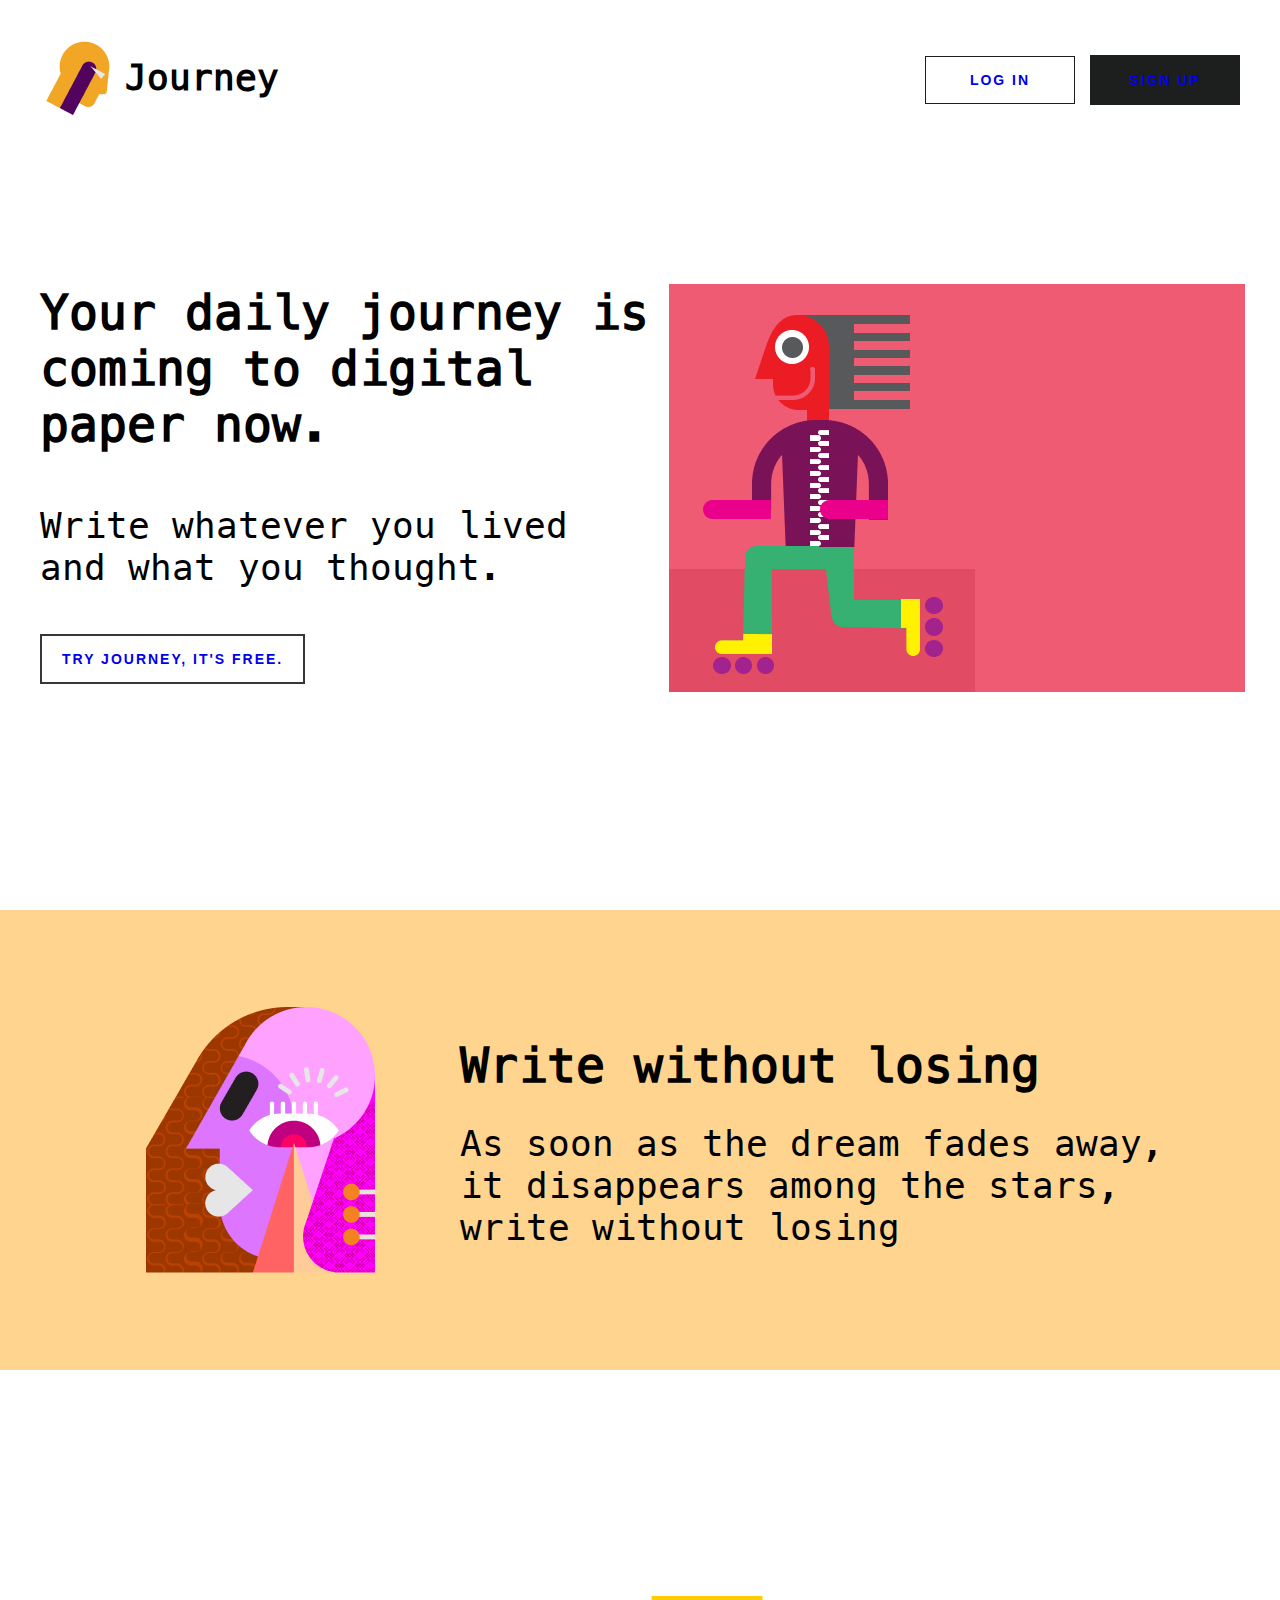
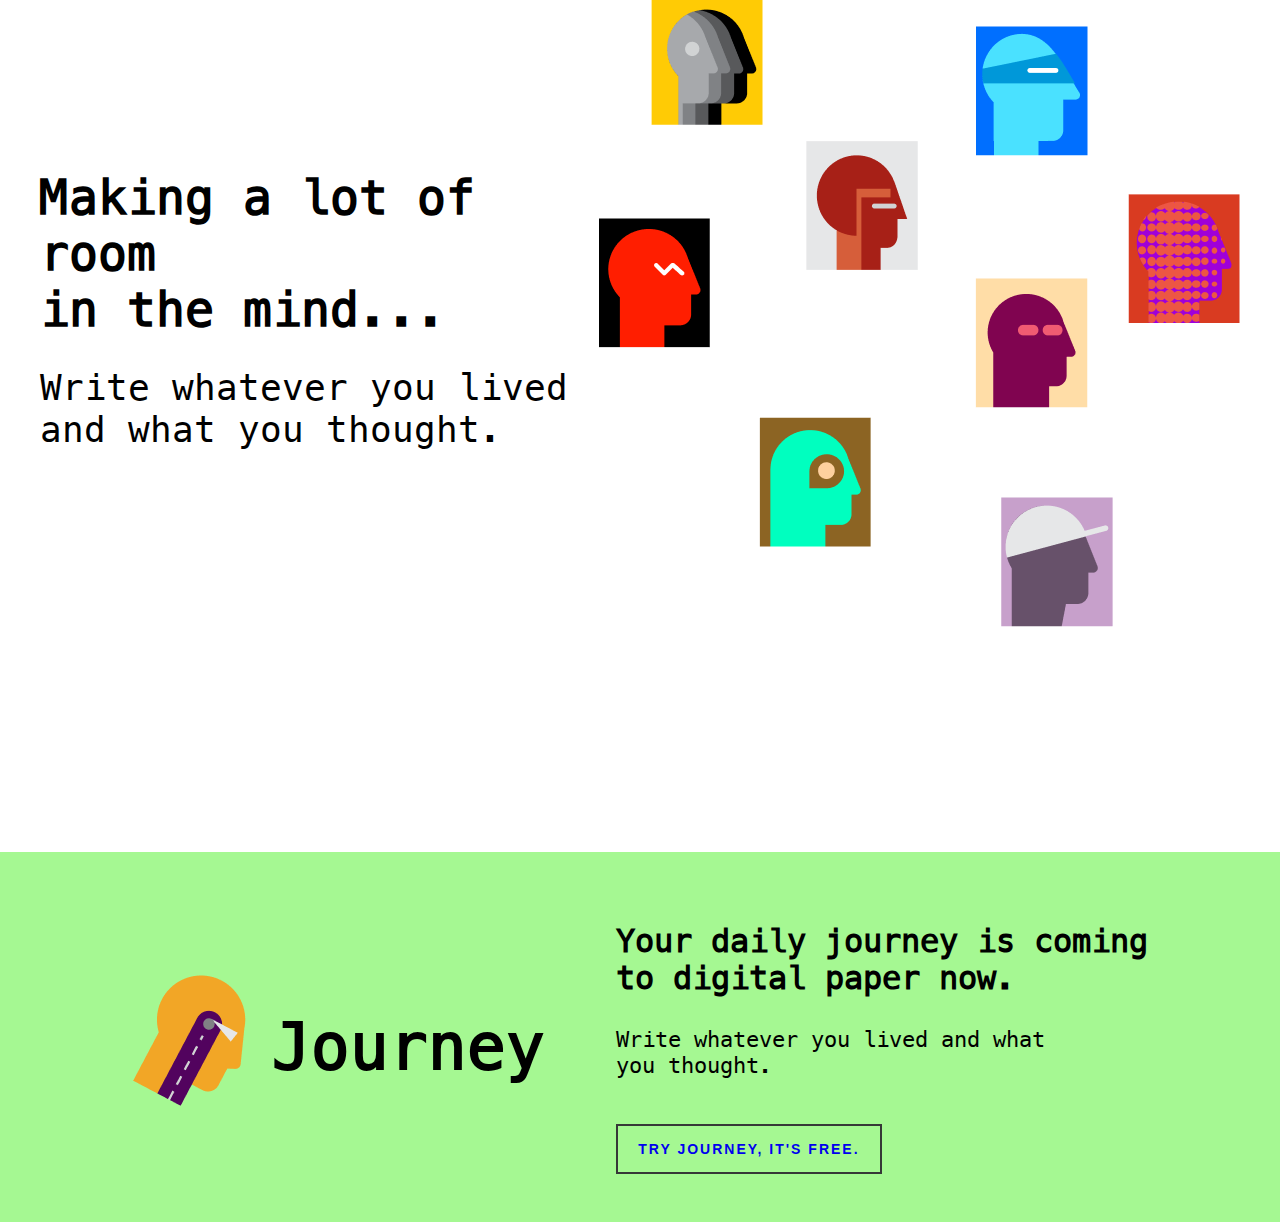
<file: joyrney/index.html>
<html>
    <head>
        <meta charset="utf-8">
        <meta name="viewport" content="width=1200">
        <title>JOURNEY</title>
        <!-- <link rel="icon" type="image/png" href=".//img/ico.png"> -->
        <link rel="stylesheet" href="style.css">
        <link rel="stylesheet" href="fonts.css">
    </head>
    <body>
        <div class="container">

            <div class="head">

                <div class="scroll-container">

                    <scroll-page id="page-1"></scroll-page>

                </div>

                <div class="head__items">

                    <!-- LOGO -->
                    <div class="items__logo">
                        <div class="logo__photo">
                            <img src="./img/logo.png" alt="logo">
                        </div>
                        <div class="logo__txt">
                            <span>Journey</span>
                        </div>
                    </div>

                    <!-- BUTTONS -->
                    <div class="items__buttons">
                            <div class="btn-holder">
                                <button class="btn btn-2 hover-slide-down">
                                <span><a href="./login/login.html">Log in</a></span>
                                </button>
                            </div>
                        <div class="btn-holder">
                            <button class="btn btn-1 hover-filled-slide-down">
                              <span><a href="./signup/signup.html">Sign up</a></span>
                            </button>
                        </div>
                    </div>
                    
                </div>
            </div>

            <div class="try">

                <div class="try__text">

                    <div class="title__try">


                        <span>Your daily journey is<br> coming to digital<br> paper now.</span>


                    </div>

                    <div class="span__try">

                        <span>Write whatever you lived<br> and what you thought.</span>

                    </div>

                    <div class="button__try">

                        <div class="btn-holder">
                            <button class="btn btn-5 hover-border-11">
                            <span><a href="./signup/signup.html">Try Journey, It's free.</a></span>
                            </button>
                        </div>

                    </div>

                </div>

                <div class="try__photo">
                    <img src="./img/try.png" alt="try">
                </div>

            </div>

        </div>

        <div class="second_block">

                <div class="blocK__photo">

                    <img src="./img/face.png" alt="face">

                </div>

                <div class="block__txt">

                    <div class="write">

                        <span>Write without losing</span>

                    </div>

                    <div class="soon">

                        <span>As soon as the dream fades away,<br> it disappears among the stars,<br> write without losing</span>

                    </div>

                </div>

            </div>

        <div class="container">

            <div class="third__block">

                <div class="third__txt">

                    <div class="making">

                        <span>Making a lot of room<br> in the mind...</span>

                    </div>

                    <div class="write__third">

                        <span>Write whatever you lived<br> and what you thought.</span>

                    </div>

                </div>

                <div class="third__photo">

                    <img src="./img/heads.png" alt="heads">

                </div>

            </div>

        </div>

        <div class="footer__block">

            <div class="logo__footer">

                <div class="logo__foot">
                    <img src="./img/logo2.png" alt="logo">
                </div>

                <div class="text__foot">
                    <span>Journey</span>
                </div>

            </div>

            <div class="text__footer">

                <div class="your__daily">

                    <span>Your daily journey is coming<br> to digital paper now.</span>
                    
                </div>

                <div class="write__whatever">

                    <span>Write whatever you lived and what<br> you thought.</span>

                </div>

                <div class="button__try">

                    <div class="btn-holder">
                        <button class="btn btn-6 hover-border-11">
                        <span><a href="#page-1">Try Journey, It's free.</a></span>
                        </button>
                    </div>

                </div>

            </div>

        </div>

    </body>
    <footer></footer>
</html>
</file>
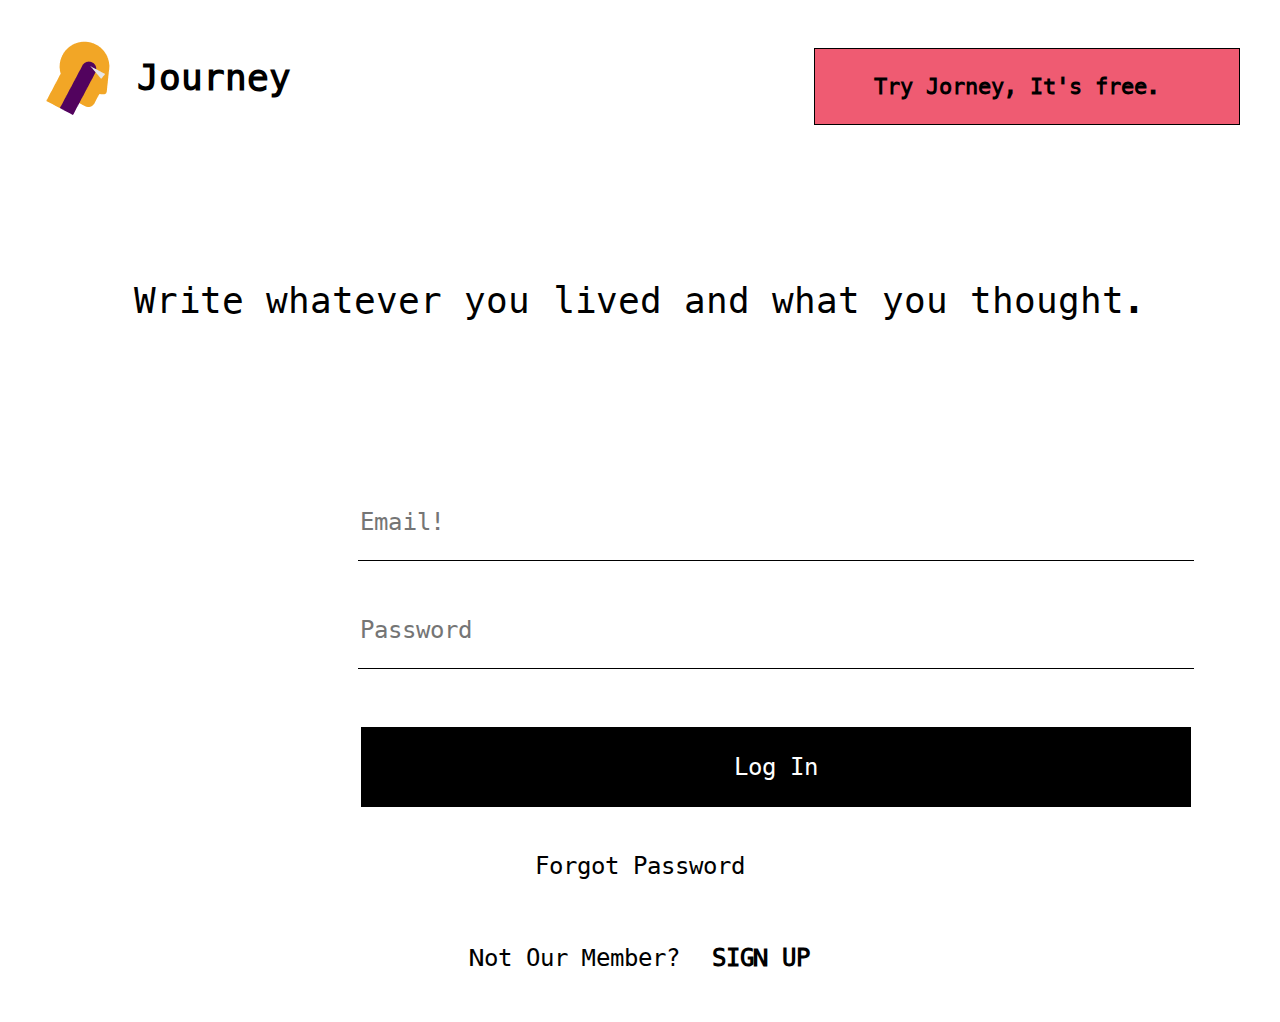
<file: joyrney/login/login.html>
<html>
    
    <head>
        <meta charset="utf-8">
        <meta name="viewport" content="width=1200">
        <title>AUTORAZATION</title>
        <!-- <link rel="icon" type="image/png" href=".//img/ico.png"> -->
        <link rel="stylesheet" href="login_style.css">
        <link rel="stylesheet" href="../fonts.css">
    </head>

    <body class="container">
        
        <div class="header">

            <div class="logo">

                <a class="logo" href="../index.html">

                    <div class="photo">

                        <img src="../img/auto.png" alt="logo">

                    </div>

                    <div class="journey">

                        <span>Journey</span>

                    </div>

                 </a>

            </div>

            <div class="try__button">

                <span class="try__txt"><a href="../signup/signup.html">Try Jorney, It's free.</a></span>

            </div>

        </div>

        <div class="write">

            <span>Write whatever you lived and what you thought.</span>

        </div>

        <div class="form">

            <form class="block__form">

                <input name="emailaddress" placeholder="Email!" class="textbox" required />

                <input name="password" placeholder="Password" class="textbox" type="password" required />

                <input name="submit" class="button" type="submit" value="Log In" />

            </form>

        </div>

        <div class="forgot">

            <span ><a href="">Forgot Password</a></span>

        </div>

        <div class="foot">

            <div class="member">

                <span>Not Our Member?</span>

            </div>

            <div class="sign">

                <span><a href="../signup/signup.html">SIGN UP</a></span>

            </div>

        </div>

    </body>

    <footer>
    </footer>

</html>
</file>
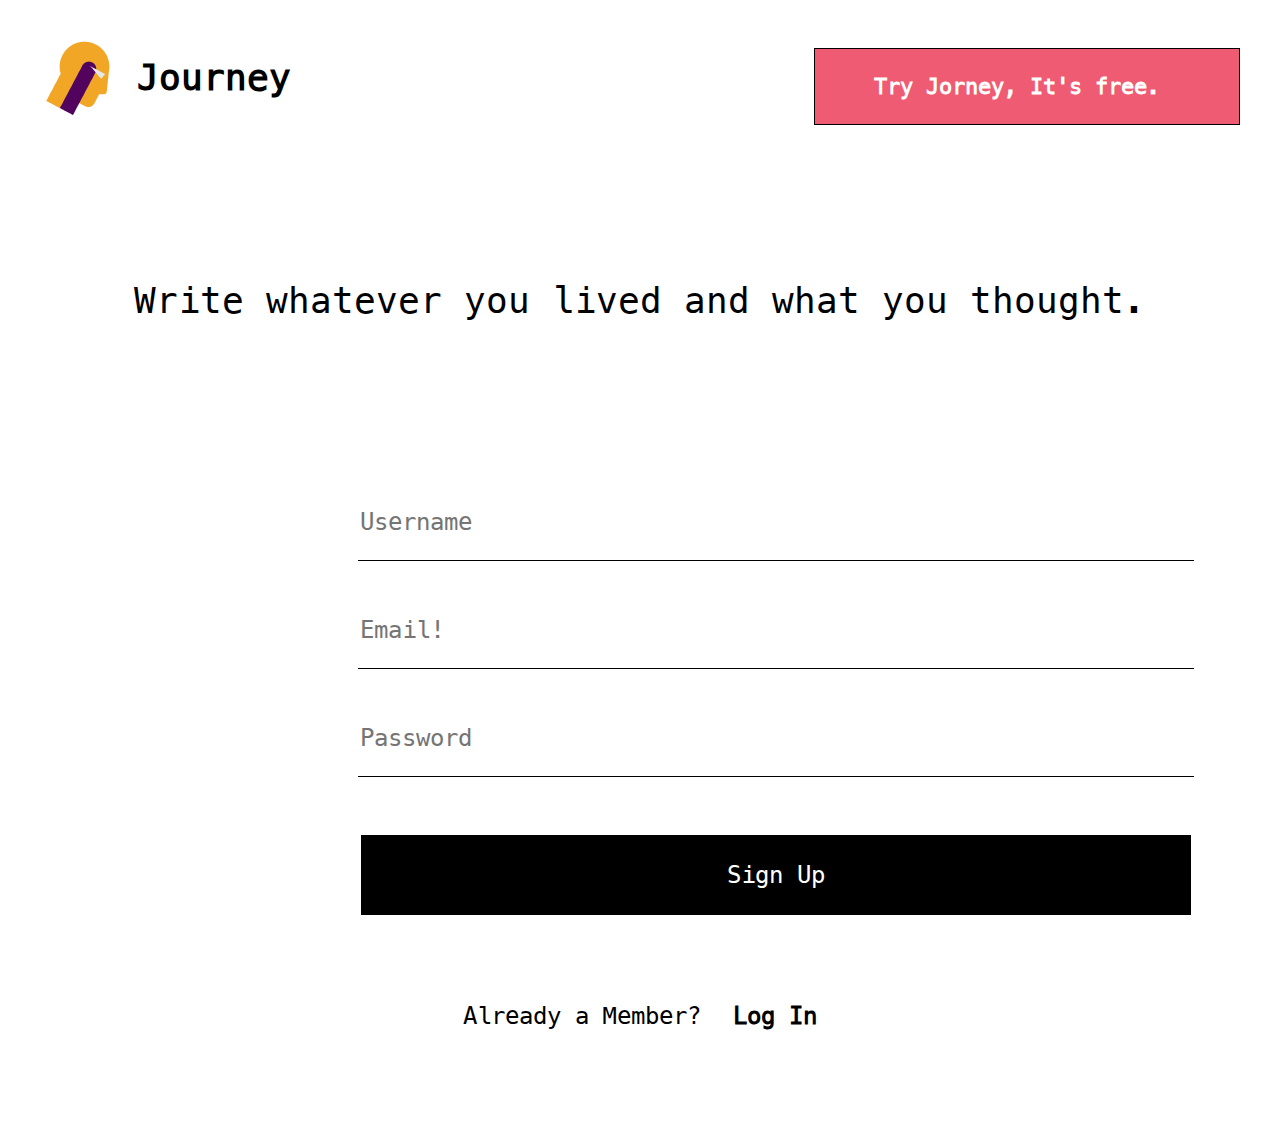
<file: joyrney/signup/signup.html>
<html>
    
    <head>
        <meta charset="utf-8">
        <meta name="viewport" content="width=1200">
        <title>AUTORAZATION</title>
        <!-- <link rel="icon" type="image/png" href=".//img/ico.png"> -->
        <link rel="stylesheet" href="./signup_style.css">
        <link rel="stylesheet" href="../fonts.css">
    </head>

    <body class="container">
        
        <div class="header">

            <div class="logo">

                <a class="logo" href="../index.html">

                    <div class="photo">

                        <img src="../img/auto.png" alt="logo">

                    </div>

                    <div class="journey">

                        <span>Journey</span>

                    </div>

                 </a>

            </div>

            <div class="try__button">

                <span class="try__txt">Try Jorney, It's free.</span>

            </div>

        </div>

        <div class="write">

            <span>Write whatever you lived and what you thought.</span>

        </div>

        <div class="form">

            <form class="block__form">

                <input name="username" placeholder="Username" class="textbox" required />

                <input name="emailaddress" placeholder="Email!" class="textbox" required />

                <input name="password" placeholder="Password" class="textbox" type="password" required />

                <input name="submit" class="button" type="submit" value="Sign Up" />

            </form>

        </div>

        <div class="foot">

            <div class="member">

                <span>Already a Member?</span>

            </div>

            <div class="sign">

                <span><a href="../login/login.html">Log In</a></span>

            </div>

        </div>

    </body>

    <footer>
    </footer>

</html>
</file>
<file: joyrney/style.css>
body {
    min-width: 1200px;
}

.container {
    width: 1200px;
    margin: 0px auto;
}

.head {
  scroll-behavior: smooth;
}

.head__items {
    display: flex;
    justify-content: space-between;
}

/* logo */

.items__logo {
    display: flex;
}

.logo__photo {
    margin-top: 33px;
    cursor: pointer;
}

.logo__txt {
    font-family: 'Menlo';
    font-style: normal;
    font-weight: 700;
    font-size: 36px;
    line-height: 42px;
    margin-top: 57px;
    cursor: pointer;
}

/* buttons */

.items__buttons {
    display: flex;
    margin-top: 55px;
}


/* log in button */

.btn-2 {
    margin-right: 15px;
}

.btn-2::before {
    background-color: rgb(28, 31, 30);
    transition: 0.3s ease-out;
  }
  .btn-2 span {
    color: rgb(28, 31, 30);
    border: 1px solid rgb(28, 31, 30);
    transition: 0.2s;
  }  
  .btn-2 span:hover {
    color: rgb(255,255,255);
    transition: 0.2s 0.1s;
  }
  
  .btn.hover-slide-down::before {
    top: 0; left: 0; right: 0; 
    height: 0%; width: 100%;
  }
  .btn.hover-slide-down:hover::before {
    height: 100%;
  }

/* sign up butonn */

* {
    box-sizing: border-box;
    margin: 0; padding: 0;
  }

:active, :hover, :focus {
    outline: 0!important;
    outline-offset: 0;
  }
  
  ::before,
  ::after {
    position: absolute;
    content: "";
  }
  
  .btn-holder {
    flex-wrap: wrap;
    max-width: 1000px;
  }
  
  .btn {
    position: relative;
    display: inline-block;
    width: auto; height: auto;
    background-color: transparent;
    border: none;
    cursor: pointer;
    min-width: 150px;
  }
  
  .btn span {         
      position: relative;
      display: inline-block;
      font-size: 14px;
      font-weight: bold;
      letter-spacing: 2px;
      text-transform: uppercase;
      top: 0; left: 0;
      width: 100%;
      padding: 15px 20px;
      transition: 0.3s;
    }
  
  .btn-1::before {
    background-color: rgb(28, 31, 30);
    transition: 0.3s ease-out;
  }
  
  .btn-1 span {
    color: rgb(255,255,255);
    border: 1px solid rgb(28, 31, 30);
    transition: 0.2s 0.1s;
  }
  
  .btn-1 span:hover {
    color: rgb(28, 31, 30);
    transition: 0.2s 0.1s;
  }
  
  .btn.hover-filled-slide-down::before {
    bottom: 0; left: 0; right: 0; 
    height: 100%; width: 100%;
  }
  
  .btn.hover-filled-slide-down:hover::before {
    height: 0%;
  }

/* first block */

.try {
    margin-top: 160px;
    display: flex;
}

.title__try {
    font-family: 'Menlo';
    font-style: normal;
    font-weight: 700;
    font-size: 48px;
    line-height: 56px;
}

.span__try {
    font-family: 'Menlo';
    font-style: normal;
    font-weight: 400;
    font-size: 36px;
    line-height: 42px;
    margin-top: 53px;
}

/* button try */

.button__try {
  margin-top: 45px;
}

* {
    box-sizing: border-box;
    margin: 0; padding: 0;
  }
  
  :active, :hover, :focus {
    outline: 0!important;
    outline-offset: 0;
  }
  ::before,
  ::after {
    position: absolute;
    content: "";
  }
  
  .btn-5 span {
    color: rgb(28, 31, 30);
    border: 2px solid rgb(249, 211, 27);
    transition: 0.2s;
  }
  .btn-5 span:hover {
    background-color: rgb(245,245,245);
  }
  
  
  .btn-holder {
    display: flex;
    flex-wrap: wrap;
    max-width: 1000px;
  }
  
  .btn {
    position: relative;
    display: inline-block;
    width: auto; height: auto;
    background-color: transparent;
    border: none;
    cursor: pointer;
    min-width: 150px;
    max-height: 50px;
  }
  
  .btn span {         
      position: relative;
      display: inline-block;
      font-size: 14px;
      font-weight: bold;
      letter-spacing: 2px;
      text-transform: uppercase;
      top: 0; left: 0;
      width: 100%;
      transition: 0.3s;
    }
  
  .btn.hover-border-11::before,
  .btn.hover-border-11::after {
    width: 100%; height: 2px;
    background-color: rgb(54, 56, 55);
    z-index: 2;
    transition: 0.35s; 
  }
  .btn.hover-border-11::before {
    top: 0; right: 0;
  }
  .btn.hover-border-11::after {
    bottom: 0; left: 0;
  }
  .btn.hover-border-11:hover::before,
  .btn.hover-border-11:hover::after {
    width: 0%;
    transition: 0.2s 0.2s ease-out; 
  }
  
  .btn.hover-border-11 span::before,
  .btn.hover-border-11 span::after {
    width: 2px; height: 100%;
    background-color: rgb(54, 56, 55);
    z-index: 2;
    transition: 0.25s; 
  }
  .btn.hover-border-11 span::before {
    bottom: 0; right: -2px;
  }
  .btn.hover-border-11 span::after {
    top: 0; left: -2px;
  }
  .btn.hover-border-11 span:hover::before,
  .btn.hover-border-11 span:hover::after {
    height: 0%;
  }

  .try__photo {
    padding-left: 20px;
    height: 40px;
    width: 576px;
  }

/* second block */

.second_block {
  margin-top: 226px;
  display: flex;
  background-color: #FFD48F;
  justify-content: space-evenly;
  height: 460px;
}

.blocK__photo {
  width: 229px;
  height: 265px;
  padding-top: 97px;
  padding-left: 30px;
}

.write {
  font-family: 'Menlo';
  font-style: normal;
  font-weight: 700;
  font-size: 48px;
  line-height: 56px;
  padding-top: 127px;
}

.soon {
  font-family: 'Menlo';
  font-style: normal;
  font-weight: 400;
  font-size: 36px;
  line-height: 42px;
  padding-top: 30px;
}

/* third block */

.third__block {
  display: flex;
  margin-top: 226px;
  justify-content: space-between;
}

.making {
  font-family: 'Menlo';
  font-style: normal;
  font-weight: 700;
  font-size: 48px;
  line-height: 56px;
  padding-top: 173px;
}

.write__third {
  font-family: 'Menlo';
  font-style: normal;
  font-weight: 400;
  font-size: 36px;
  line-height: 42px;
  padding-top: 30px;
}

/* footer */

.footer__block {
  margin-top: 225px;
  background: rgba(75, 242, 38, 0.5);
  height: 370px;
  display: flex;
  justify-content: space-evenly;
  padding-left: 50px;
}

.text__foot {
  font-family: 'Menlo';
  font-style: normal;
  font-weight: 700;
  font-size: 64px;
  line-height: 74px;
  padding-top: 50px;
}

.text__footer {
  padding-right: 60px;
}

.logo__footer {
  display: flex;
  padding-top: 108px;
}

.your__daily {
  font-family: 'Menlo';
  font-style: normal;
  font-weight: 700;
  font-size: 32px;
  line-height: 37px;
  padding-top: 71px;
}

.write__whatever {
  font-family: 'Menlo';
  font-style: normal;
  font-weight: 400;
  font-size: 22px;
  line-height: 26px;
  padding-top: 30px;
}

.btn-6 span {
  color: rgb(28, 31, 30);
  border: 2px solid #EF5B72;
  transition: 0.2s;
}
.btn-6 span:hover {
  background-color: #fff;
}

a {
  text-decoration: none;
}

.scroll-container {
  scroll-behavior: smooth;
}
</file>
<file: joyrney/fonts.css>
@font-face {
    font-family: 'Menlo';
    src: url(./fonts/Menlo\ Regular\ 400.ttf);
    }
</file>
<file: joyrney/login/login_style.css>
body {
    min-width: 1200px;
}

.header {
    display: flex;
    justify-content: space-between;
}

.logo {
    display: flex;
    cursor: pointer;
}

.container {
    width: 1200px;
    margin: 0px auto;
}

.photo {
    margin-top: 33px;
}

.journey {
    font-family: 'Menlo';
    font-style: normal;
    font-weight: 700;
    font-size: 36px;
    line-height: 42px;
    margin-top: 57px;
    padding-left: 12px;
}

.try__button {
    width: 424px;
    height: 75px;
    background-color: #EF5B72;
    margin-top: 48px;
    border: 1px solid #000000;
    cursor: pointer;
}

.try__txt {
    position: absolute;
    font-family: 'Menlo';
    font-style: normal;
    font-weight: 700;
    font-size: 22px;
    line-height: 26px;
    color: white;
    padding-left: 59px;
    padding-top: 25px;
}

.write {
    font-family: 'Menlo';
    font-style: normal;
    font-weight: 400;
    font-size: 36px;
    line-height: 42px;
    margin-top: 155px;
    text-align: center;
}

/* FORM */

form {
    margin: 0 auto;
    margin-top: 131px;
    position: relative;
}

.block__form {
    position: absolute;
    left: 28%;
}

.textbox {
    height: 78px;
    width: 836px;
    border: 0;
    font-family: 'Menlo';
    font-style: normal;
    font-weight: 400;
    font-size: 24px;
    line-height: 28px;
    border-bottom: 1px solid #000000;
    margin-top: 30px;
}

.button {
    width: 836px;
    height: 86px;
    margin-top: 55px;
    background-color: #000000;
    color: white;
    font-family: 'Menlo';
    font-style: normal;
    font-weight: 400;
    font-size: 24px;
    line-height: 28px;
    border: 3px solid;
    cursor: pointer;
}

.forgot {
    font-family: 'Menlo';
    font-style: normal;
    font-weight: 400;
    font-size: 24px;
    line-height: 28px;
    margin-top: 530px;
    text-align: center;
}

a{
    text-decoration: none;
    color: #000000;
}

.foot {
    margin-top: 64px;
    display: flex;
    justify-content: center;
}

.member {
    font-family: 'Menlo';
    font-style: normal;
    font-weight: 400;
    font-size: 24px;
    line-height: 28px;
}

.sign {
    font-family: 'Menlo';
    font-style: normal;
    font-weight: 700;
    font-size: 24px;
    line-height: 28px;
    margin-bottom: 50px;
    padding-left: 32px;
}
</file>
<file: joyrney/signup/signup_style.css>
body {
    min-width: 1200px;
}

.header {
    display: flex;
    justify-content: space-between;
}

.logo {
    display: flex;
    cursor: pointer;
}

.container {
    width: 1200px;
    margin: 0px auto;
}

.photo {
    margin-top: 33px;
}

.journey {
    font-family: 'Menlo';
    font-style: normal;
    font-weight: 700;
    font-size: 36px;
    line-height: 42px;
    margin-top: 57px;
    padding-left: 12px;
}

.try__button {
    width: 424px;
    height: 75px;
    background-color: #EF5B72;
    margin-top: 48px;
    border: 1px solid #000000;
    cursor: pointer;
}

.try__txt {
    position: absolute;
    font-family: 'Menlo';
    font-style: normal;
    font-weight: 700;
    font-size: 22px;
    line-height: 26px;
    color: white;
    padding-left: 59px;
    padding-top: 25px;
}

.write {
    font-family: 'Menlo';
    font-style: normal;
    font-weight: 400;
    font-size: 36px;
    line-height: 42px;
    margin-top: 155px;
    text-align: center;
}

/* FORM */

form {
    margin: 0 auto;
    margin-top: 131px;
    position: relative;
}

.block__form {
    position: absolute;
    left: 28%;
}

.textbox {
    height: 78px;
    width: 836px;
    border: 0;
    font-family: 'Menlo';
    font-style: normal;
    font-weight: 400;
    font-size: 24px;
    line-height: 28px;
    border-bottom: 1px solid #000000;
    margin-top: 30px;
}

.button {
    width: 836px;
    height: 86px;
    margin-top: 55px;
    background-color: #000000;
    color: white;
    font-family: 'Menlo';
    font-style: normal;
    font-weight: 400;
    font-size: 24px;
    line-height: 28px;
    border: 3px solid;
    cursor: pointer;
}

.forgot {
    font-family: 'Menlo';
    font-style: normal;
    font-weight: 400;
    font-size: 24px;
    line-height: 28px;
    margin-top: 530px;
    text-align: center;
}

a{
    text-decoration: none;
    color: #000000;
}

.foot {
    margin-top: 680px;
    display: flex;
    justify-content: center;
    margin-bottom: 50px;
}

.member {
    font-family: 'Menlo';
    font-style: normal;
    font-weight: 400;
    font-size: 24px;
    line-height: 28px;
}

.sign {
    font-family: 'Menlo';
    font-style: normal;
    font-weight: 700;
    font-size: 24px;
    line-height: 28px;
    margin-bottom: 50px;
    padding-left: 32px;
}
</file>
